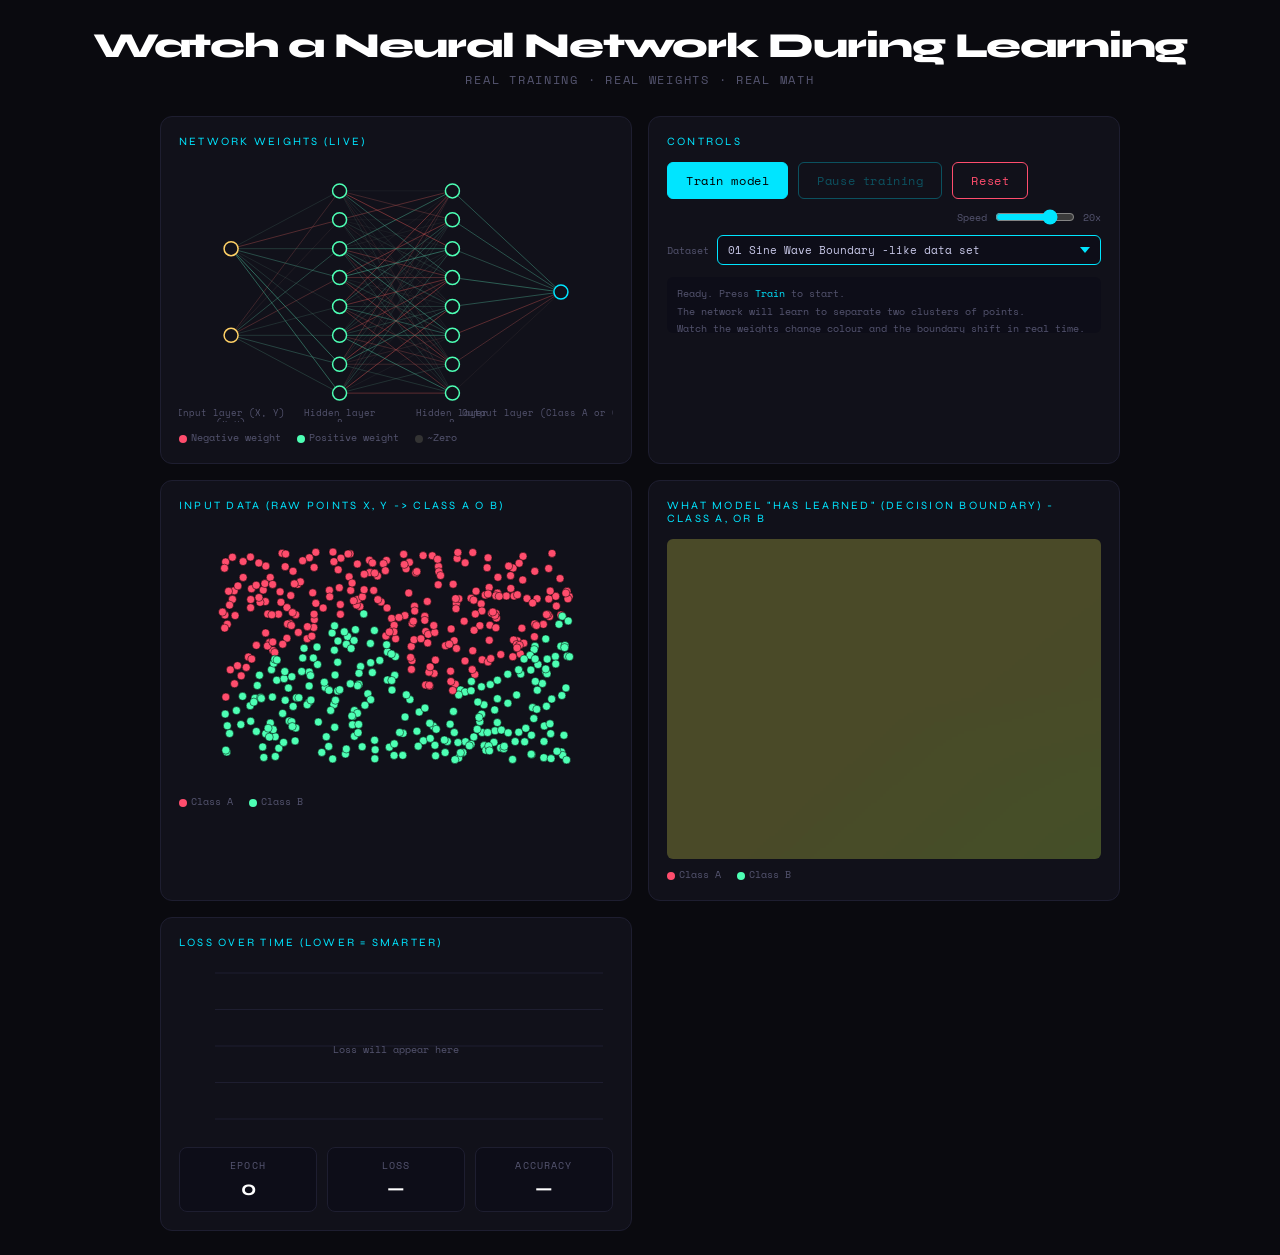
<file: static/index.html>
<!DOCTYPE html>
<html lang="en">
<head>
<meta charset="UTF-8">
<meta name="viewport" content="width=device-width, initial-scale=1.0">
<title>-Watch a Neural Network During Learning</title>
<style>
  @import url('https://fonts.googleapis.com/css2?family=Space+Mono:wght@400;700&family=Syne:wght@400;700;800&display=swap');

  :root {
    --bg: #0a0a0f;
    --panel: #11111a;
    --border: #1e1e30;
    --accent: #00e5ff;
    --hot: #ff4d6d;
    --cool: #4dffb4;
    --mid: #ffd166;
    --text: #c8c8e8;
    --dim: #555570;
  }

  * { margin: 0; padding: 0; box-sizing: border-box; }

  body {
    background: var(--bg);
    color: var(--text);
    font-family: 'Space Mono', monospace;
    min-height: 100vh;
    display: flex;
    flex-direction: column;
    align-items: center;
    padding: 24px 16px;
  }

  h1 {
    font-family: 'Syne', sans-serif;
    font-weight: 800;
    font-size: clamp(1.4rem, 4vw, 2.2rem);
    color: #fff;
    letter-spacing: -0.03em;
    margin-bottom: 4px;
  }

  .subtitle {
    font-size: 0.72rem;
    color: var(--dim);
    letter-spacing: 0.15em;
    margin-bottom: 28px;
    text-transform: uppercase;
  }

  .layout {
    display: grid;
    grid-template-columns: 1fr 1fr;
    gap: 16px;
    width: 100%;
    max-width: 960px;
  }

  @media (max-width: 680px) {
    .layout { grid-template-columns: 1fr; }
  }

  .panel {
    background: var(--panel);
    border: 1px solid var(--border);
    border-radius: 12px;
    padding: 18px;
  }

  .panel-title {
    font-family: 'Syne', sans-serif;
    font-size: 0.7rem;
    letter-spacing: 0.2em;
    text-transform: uppercase;
    color: var(--accent);
    margin-bottom: 14px;
  }

  /* Network canvas */
  #netCanvas {
    width: 100%;
    height: 260px;
    display: block;
  }

  /* Network canvas */
  #inputCanvas {
    width: 100%;
    height: 260px;
    display: block;
  }

  /* Decision boundary */
  #boundaryCanvas {
    width: 100%;
    height: 320px;
    display: block;
    border-radius: 6px;
  }

  /* Loss chart */
  #lossCanvas {
    width: 100%;
    height: 180px;
    display: block;
  }

  /* Stats row */
  .stats {
    display: grid;
    grid-template-columns: repeat(3, 1fr);
    gap: 10px;
    margin-top: 4px;
  }

  .stat {
    background: #0d0d18;
    border: 1px solid var(--border);
    border-radius: 8px;
    padding: 10px;
    text-align: center;
  }

  .stat-label {
    font-size: 0.6rem;
    color: var(--dim);
    text-transform: uppercase;
    letter-spacing: 0.12em;
    margin-bottom: 4px;
  }

  .stat-value {
    font-family: 'Syne', sans-serif;
    font-size: 1.3rem;
    font-weight: 700;
    color: #fff;
  }

  /* Controls */
  .controls {
    display: flex;
    gap: 10px;
    flex-wrap: wrap;
    align-items: center;
    margin-top: 14px;
  }

  button {
    font-family: 'Space Mono', monospace;
    font-size: 0.72rem;
    padding: 9px 18px;
    border-radius: 6px;
    border: 1px solid var(--accent);
    background: transparent;
    color: var(--accent);
    cursor: pointer;
    transition: all 0.15s;
    letter-spacing: 0.05em;
  }

  button:hover { background: var(--accent); color: #000; }
  button:disabled { opacity: 0.3; cursor: default; }
  button.primary { background: var(--accent); color: #000; border-color: var(--accent); }
  button.primary:hover { background: #00c4dd; }
  button.danger { border-color: var(--hot); color: var(--hot); }
  button.danger:hover { background: var(--hot); color: #fff; }

  .speed-wrap {
    display: flex;
    align-items: center;
    gap: 8px;
    font-size: 0.65rem;
    color: var(--dim);
    margin-left: auto;
  }

  .dataset-wrap {
    display: flex;
    align-items: center;
    gap: 8px;
    font-size: 0.65rem;
    color: var(--dim);
    width: 100%;
    margin-top: 10px;
  }

  select#datasetSelect {
    font-family: 'Space Mono', monospace;
    font-size: 0.68rem;
    background: #0d0d18;
    color: var(--text);
    border: 1px solid var(--accent);
    border-radius: 6px;
    padding: 6px 10px;
    cursor: pointer;
    flex: 1;
    appearance: none;
    -webkit-appearance: none;
    background-image: url("data:image/svg+xml,%3Csvg xmlns='http://www.w3.org/2000/svg' width='10' height='6'%3E%3Cpath d='M0 0l5 6 5-6z' fill='%2300e5ff'/%3E%3C/svg%3E");
    background-repeat: no-repeat;
    background-position: right 10px center;
    padding-right: 28px;
  }

  select#datasetSelect:focus { outline: none; border-color: var(--cool); }

  input[type=range] {
    accent-color: var(--accent);
    width: 80px;
  }

  /* Log */
  .log {
    font-size: 0.65rem;
    color: var(--dim);
    height: 56px;
    overflow-y: auto;
    background: #0d0d18;
    border-radius: 6px;
    padding: 8px 10px;
    margin-top: 12px;
    line-height: 1.7;
  }

  .log span { color: var(--accent); }

  /* Legend */
  .legend {
    display: flex;
    gap: 16px;
    font-size: 0.62rem;
    color: var(--dim);
    margin-top: 8px;
  }

  .dot {
    display: inline-block;
    width: 8px; height: 8px;
    border-radius: 50%;
    margin-right: 4px;
    vertical-align: middle;
  }
</style>
</head>
<body>

<h1>Watch a Neural Network During Learning</h1>
<p class="subtitle">Real training · Real weights · Real math</p>

<div class="layout">

  <!-- Network diagram -->
  <div class="panel">
    <div class="panel-title">Network Weights (live)</div>
    <canvas id="netCanvas"></canvas>
    <div class="legend">
      <span><span class="dot" style="background:#ff4d6d"></span>Negative weight</span>
      <span><span class="dot" style="background:#4dffb4"></span>Positive weight</span>
      <span><span class="dot" style="background:#333"></span>~Zero</span>
    </div>
  </div>

  <!-- Controls + log -->
  <div class="panel">
    <div class="panel-title">Controls</div>
    <div class="controls">
      <button class="primary" id="btnStart">Train model</button>
      <button id="btnPause" disabled>Pause training</button>
      <button class="danger" id="btnReset">Reset</button>
      <div class="speed-wrap">
        Speed
        <input type="range" id="speedSlider" min="1" max="20" value="15">
        <span id="speedLabel">20x</span>
      </div>
    </div>
    <div class="dataset-wrap">
      <span>Dataset</span>
      <select id="datasetSelect">
<option>01 Sine Wave Boundary -like data set</option>
<option>02 Galaxy -like data set</option>
<option>03 Target -like data set</option>
<option>04 Gauss -like data set</option>
<option>05 Diamond -like data set</option>
<option>06 X shape -like data set</option>
<option>07 Random Gauss -like data set</option>
<option>08 Noise XOR -like data set</option>
<option>09 Heart shape -like data set</option>
<option>10 Yin/Yang shape -like data set</option>
<option>11 Checker board XOR shape -like data set</option>
<option>12 Donut shape -like data set</option>
<option>13 Pacman shape -like data set</option>
<option>14 Darts shape -like data set</option>
<option>15 Circles interleaved -like data set</option>
<option>16 Sunflower/Fibonacci -like data set</option>
<option>17 Eclipses -like data set</option>
<option>18 Clock -like data set</option>
<option>19 Target circle -like data set</option>
      </select>
    </div>
    <div class="log" id="log">
      Ready. Press <span>Train</span> to start.<br>
      The network will learn to separate two clusters of points.<br>
      Watch the weights change colour and the boundary shift in real time.
    </div>
  </div>


  <div class="panel">
    <div class="panel-title">Input Data (raw points X, Y -> class A o B)</div>
    <canvas id="inputCanvas"></canvas>
    <div class="legend">
      <span><span class="dot" style="background:#ff4d6d"></span>Class A</span>
      <span><span class="dot" style="background:#4dffb4"></span>Class B</span>
    </div>
  </div>

  <!-- Decision boundary -->
  <div class="panel">
    <div class="panel-title">What model "has learned" (decision boundary) - Class A, or B</div>
    <canvas id="boundaryCanvas"></canvas>
    <div class="legend">
      <span><span class="dot" style="background:#ff4d6d"></span>Class A</span>
      <span><span class="dot" style="background:#4dffb4"></span>Class B</span>
    </div>
  </div>

  <!-- Loss chart -->
  <div class="panel">
    <div class="panel-title">Loss Over Time (lower = smarter)</div>
    <canvas id="lossCanvas"></canvas>
    <div class="stats">
      <div class="stat">
        <div class="stat-label">Epoch</div>
        <div class="stat-value" id="epochVal">0</div>
      </div>
      <div class="stat">
        <div class="stat-label">Loss</div>
        <div class="stat-value" id="lossVal">—</div>
      </div>
      <div class="stat">
        <div class="stat-label">Accuracy</div>
        <div class="stat-value" id="accVal">—</div>
      </div>
    </div>
  </div>


</div>

<script>

let dataSetName = "n/a";
let MAX_INPUT_DATA_PINTS = 500;

//=== data set functions

function makeInputDataS(n){ // 1 Sine Wave Boundary
  X = [], Y = [];
  for (let i = 0; i < n; i++) {
    const x = (Math.random() - 0.5) * 8;
    const y = (Math.random() - 0.5) * 8;
    // boundary: y = 1.5 * sin(x * 1.2) + 0.5*sin(x*2.5)
    const boundary = 1.5 * Math.sin(x * 1.2) + 0.5 * Math.sin(x * 2.5);
    const label = y > boundary ? 1 : 0;
    X.push([x, y]);
    Y.push(label);
  }

  return { X, Y }
}

function makeInputDataGL(n) { // 2 Galaxy
  X = [], Y = [];
  while (X.length < n) {
    const arm = Math.floor(Math.random() * 4);
    const t = Math.random() * 3;
    const angle = arm * Math.PI / 2 + t * 0.8;
    const r = t + (Math.random() - 0.5) * 0.4;
    X.push([r * Math.cos(angle), r * Math.sin(angle)]);
    Y.push(arm % 2); // alternate arms = alternate classes
  }
  return { X, Y };
}

function makeInputDataT(n) { // 3 Target
  X = [], Y = [];
  for (let i = 0; i < n; i++) {
    const angle = Math.random() * 2 * Math.PI;
    const r = Math.random() * 5;
    X.push([r * Math.cos(angle), r * Math.sin(angle)]);
    Y.push(Math.floor(r / 1.7) % 2);
  }
  return { X, Y };
}

function makeInputDataG(n) { // 4 Gauss
  X = [], Y = [];
  const gauss = () => (Math.random()+Math.random()+Math.random()-1.5);
  for (let i = 0; i < n / 2; i++) {
    X.push([gauss() + 2, gauss()]);  Y.push(0);
    X.push([gauss() - 2, gauss()]);  Y.push(1);
  }
  return { X, Y };
}

function makeInputDataD(n) { // 5 Diamond
  X = [], Y = [];
  for (let i = 0; i < n; i++) {
    const x = (Math.random() - 0.5) * 8;
    const y = (Math.random() - 0.5) * 8;
    // inside a diamond: |x| + |y| < 2.5
    Y.push(Math.abs(x) + Math.abs(y) < 2.5 ? 0 : 1);
    X.push([x, y]);
  }
  return { X, Y };
}

function makeInputDataX(n) { // 6 X shape
  X = [], Y = [];
  for (let i = 0; i < n; i++) {
    const x = (Math.random() - 0.5) * 8;
    const y = (Math.random() - 0.5) * 8;
    const onX = Math.abs(Math.abs(x) - Math.abs(y)) < 0.8;
    Y.push(onX ? 0 : 1);
    X.push([x, y]);
  }
  return { X, Y };
}

function makeInputDataRG(n) { // 7 Random Gauss
  X = [], Y = [];
  const centers = [[-3,2],[3,2],[0,-3],[-2,-2],[2,-1]];
  const labels  = [0, 1, 0, 1, 0];
  const gauss = () => (Math.random()+Math.random()-0.5)*1.2;
  for (let i = 0; i < n; i++) {
    const c = Math.floor(Math.random() * centers.length);
    X.push([centers[c][0] + gauss(), centers[c][1] + gauss()]);
    Y.push(labels[c]);
  }
  return { X, Y };
}

function makeInputDataN(n) { // 8 Noise XOR
  X = [], Y = [];
  const gauss = () => (Math.random()+Math.random()-0.5)*1.5;
  for (let i = 0; i < n / 4; i++) {
    X.push([ 2+gauss(),  2+gauss()]); Y.push(0);
    X.push([-2+gauss(), -2+gauss()]); Y.push(0);
    X.push([ 2+gauss(), -2+gauss()]); Y.push(1);
    X.push([-2+gauss(),  2+gauss()]); Y.push(1);
  }
  return { X, Y };
}

function makeInputDataH(n) { // 9 Heart shape
  X = [], Y = [];
  while (X.length < n) {
    const x = (Math.random() - 0.5) * 8;
    const y = (Math.random() - 0.5) * 8;
    // heart equation: (x²+y²-1)³ < x²y³
    const xs = x * 0.5, ys = y * 0.5 - 0.3;
    const inside = Math.pow(xs*xs + ys*ys - 1, 3) < xs*xs * ys*ys*ys;
    X.push([x, y]);
    Y.push(inside ? 0 : 1);
  }
  return { X, Y };
}

function makeInputDataYY(n) { // 10 Yin yang
  X = [], Y = [];
  while (X.length < n) {
    const x = (Math.random() - 0.5) * 8;
    const y = (Math.random() - 0.5) * 8;
    const r = Math.sqrt(x*x + y*y);
    if (r > 4) continue; // stay inside circle
    const angle = Math.atan2(y, x); // -PI to PI
    // Pinwheel: class determined by angle + radius twist
    const twist = angle + r * 0.9;
    const label = ((Math.floor(twist / Math.PI)) % 2 + 2) % 2;
    X.push([x, y]);
    Y.push(label);
  }
  return { X, Y };
}

function makeInputDataC(n) { // 11 Checker bord XOR
  X = [], Y = [];
  for (let i = 0; i < n; i++) {
    const x = (Math.random() - 0.5) * 8;
    const y = (Math.random() - 0.5) * 8;
    const col = Math.floor((x + 4) / 2);
    const row = Math.floor((y + 4) / 2);
    const label = (col + row) % 2;
    X.push([x, y]);
    Y.push(label);
  }
  return { X, Y };
}

function makeInputDataDO(n) { // 12 Donut shape
  X = [], Y = [];
  while (X.length < n) {
    const angle = Math.random() * 2 * Math.PI;
    const r = Math.random() * 6;
    const band = Math.floor(r / 1.5);
    if (band > 3) continue;
    X.push([r * Math.cos(angle), r * Math.sin(angle)]);
    Y.push(band % 2);
  }
  return { X, Y };
}

function makeInputDataP(n) { // 13 Pacman
  X = [], Y = [];
  while (X.length < n) {
    const x = (Math.random() - 0.5) * 8, y = (Math.random() - 0.5) * 8;
    const r = Math.sqrt(x*x + y*y);
    const angle = Math.atan2(y, x);
    const mouth = Math.abs(angle) < 0.5;
    const insidePacman = r < 3.5 && !mouth;
    X.push([x, y]); Y.push(insidePacman ? 0 : 1);
  }
  return { X, Y };
}

function makeInputDataDT(n) { // 14 Darts
  X = [], Y = [];
  while (X.length < n) {
    const x = (Math.random() - 0.5) * 8, y = (Math.random() - 0.5) * 8;
    const r = Math.sqrt(x*x + y*y);
    if (r > 4) continue;
    const slice = Math.floor((Math.atan2(y, x) + Math.PI) / (Math.PI / 4));
    const ring  = Math.floor(r / 1.3);
    X.push([x, y]); Y.push((slice + ring) % 2);
  }
  return { X, Y };
}

function makeInputDataCI(n) { // 15 Circles interleaved
  X = [], Y = [];
  for (let i = 0; i < n; i++) {
    const x = (Math.random() - 0.5) * 10, y = (Math.random() - 0.5) * 10;
    const inA = (x+1.5)**2 + y**2 < 9;
    const inB = (x-1.5)**2 + y**2 < 9;
    if (!inA && !inB) { i--; continue; }
    X.push([x, y]);
    Y.push(inA && !inB ? 0 : inB && !inA ? 1 : Math.random() > 0.5 ? 0 : 1);
  }
  return { X, Y };
}

function makeInputDataSF(n) { // 16 Sunflower / Fibonacci
  X = [], Y = [];
  const golden = Math.PI * (3 - Math.sqrt(5));
  for (let i = 0; i < n; i++) {
    const r = Math.sqrt(i / n) * 5;
    const theta = i * golden;
    X.push([r * Math.cos(theta), r * Math.sin(theta)]);
    Y.push(i % 2);
  }
  return { X, Y };
}

function makeInputDataE(n) { // 17 Eclipses
  X = [], Y = [];
  for (let i = 0; i < n; i++) {
    const x = (Math.random() - 0.5) * 10, y = (Math.random() - 0.5) * 10;
    const ax = x * 0.7 + y * 0.7, ay = -x * 0.7 + y * 0.7;
    const inA = (ax/3.5)**2 + (ay/1.5)**2 < 1;
    const bx = x * 0.7 - y * 0.7, by = x * 0.7 + y * 0.7;
    const inB = (bx/3.5)**2 + (by/1.5)**2 < 1;
    if (!inA && !inB) { i--; continue; }
    X.push([x, y]); Y.push(inA ? 0 : 1);
  }
  return { X, Y };
}

function makeInputDataCL(n) { // Clock
  X = [], Y = [];
  const g = () => (Math.random() + Math.random() - 1) * 0.35;
  for (let i = 0; i < n; i++) {
    const hour = Math.floor(Math.random() * 12);
    const angle = (hour / 12) * 2 * Math.PI;
    X.push([3 * Math.cos(angle) + g(), 3 * Math.sin(angle) + g()]);
    Y.push(hour % 2);
  }
  return { X, Y };
}

function makeInputDataTC(n) { // Target cirlces
  X = [], Y = [];
  while (X.length < n) {
    const x = (Math.random() - 0.5) * 8, y = (Math.random() - 0.5) * 8;
    const r = Math.sqrt(x*x + y*y);
    if (r > 4) continue;
    const onCross = Math.abs(x) < 0.5 || Math.abs(y) < 0.5;
    const ring = Math.floor(r / 1.3) % 2;
    X.push([x, y]); Y.push(onCross ? 0 : ring);
  }
  return { X, Y };
}

function makeInputData(n = MAX_INPUT_DATA_PINTS) {
   let X = [], Y = [];


  // Target, Gauss,   Diamond, X Shape, Random Gauss, Noise XOR, Heart Shape<
  switch (dataSetName){
    case "01 Sine Wave Boundary -like data set":        ({X, Y} = makeInputDataS(n));        break;
    case "02 Galaxy -like data set":                    ({X, Y} = makeInputDataGL(n));       break;
    case "03 Target -like data set":                    ({X, Y} = makeInputDataT(n));        break;
    case "04 Gauss -like data set":                     ({X, Y} = makeInputDataG(n));        break;
    case "05 Diamond -like data set":                   ({X, Y} = makeInputDataD(n));        break;
    case "06 X shape -like data set":                   ({X, Y} = makeInputDataX(n));        break;
    case "07 Random Gauss -like data set":              ({X, Y} = makeInputDataRG(n));       break;
    case "08 Noise XOR -like data set":                 ({X, Y} = makeInputDataN(n));        break;
    case "09 Heart shape -like data set":               ({X, Y} = makeInputDataH(n));        break;
    case "10 Yin/Yang shape -like data set":            ({X, Y} = makeInputDataYY(n));       break;
    case "11 Checker board XOR shape -like data set":   ({X, Y} = makeInputDataC(n));        break;
    case "12 Donut shape -like data set":               ({X, Y} = makeInputDataDO(n));       break;
    case "13 Pacman shape -like data set":              ({X, Y} = makeInputDataP(n));        break;
    case "14 Darts shape -like data set":               ({X, Y} = makeInputDataDT(n));       break;
    case "15 Circles interleaved -like data set":       ({X, Y} = makeInputDataCI(n));       break;
    case "16 Sunflower/Fibonacci -like data set":       ({X, Y} = makeInputDataSF(n));       break;
    case "17 Eclipses -like data set":                  ({X, Y} = makeInputDataE(n));        break;
    case "18 Clock -like data set":                     ({X, Y} = makeInputDataCL(n));       break;
    case "19 Target circle -like data set":             ({X, Y} = makeInputDataTC(n));       break;

    default:
        alert("no input data "+dataSetName);
  }
  return { X, Y };
}

// --- Tiny neural net: 2 ? 8 ? 8 ? 1 ----------------------------------------
function randW(r, c) {
  return Array.from({ length: r }, () =>
    Array.from({ length: c }, () => (Math.random() - 0.5) * 0.5));
}
function randB(n) { return Array(n).fill(0); }

let W1, b1, W2, b2, W3, b3;
function initWeights() {
  W1 = randW(8, 2); b1 = randB(8);
  W2 = randW(8, 8); b2 = randB(8);
  W3 = randW(1, 8); b3 = randB(1);
}

const relu = x => Math.max(0, x);
const reluD = x => x > 0 ? 1 : 0;
const sigmoid = x => 1 / (1 + Math.exp(-x));

function forward(x) {
  // Layer 1
  const z1 = W1.map((row, i) => row.reduce((s, w, j) => s + w * x[j], 0) + b1[i]);
  const a1 = z1.map(relu);
  // Layer 2
  const z2 = W2.map((row, i) => row.reduce((s, w, j) => s + w * a1[j], 0) + b2[i]);
  const a2 = z2.map(relu);
  // Output
  const z3 = [W3[0].reduce((s, w, j) => s + w * a2[j], 0) + b3[0]];
  const a3 = z3.map(sigmoid);
  return { z1, a1, z2, a2, z3, a3 };
}

function trainStep(X, Y, lr = 0.01) {
  let totalLoss = 0;
  // Accumulate gradients
  const dW1 = W1.map(r => r.map(() => 0));
  const db1 = b1.map(() => 0);
  const dW2 = W2.map(r => r.map(() => 0));
  const db2 = b2.map(() => 0);
  const dW3 = W3.map(r => r.map(() => 0));
  const db3 = b3.map(() => 0);

  for (let s = 0; s < X.length; s++) {
    const x = X[s], y = Y[s];
    const { z1, a1, z2, a2, a3 } = forward(x);
    const pred = a3[0];
    const eps = 1e-7;
    totalLoss += -(y * Math.log(pred + eps) + (1 - y) * Math.log(1 - pred + eps));

    // Output gradient
    const dz3 = [pred - y];

    // W3, b3
    for (let i = 0; i < W3.length; i++)
      for (let j = 0; j < W3[0].length; j++)
        dW3[i][j] += dz3[i] * a2[j];
    for (let i = 0; i < b3.length; i++) db3[i] += dz3[i];

    // Layer 2
    const da2 = a2.map((_, j) => W3[0][j] * dz3[0]);
    const dz2 = da2.map((d, i) => d * reluD(z2[i]));
    for (let i = 0; i < W2.length; i++)
      for (let j = 0; j < W2[0].length; j++)
        dW2[i][j] += dz2[i] * a1[j];
    for (let i = 0; i < b2.length; i++) db2[i] += dz2[i];

    // Layer 1
    const da1 = a1.map((_, j) => W2.reduce((s, row, i) => s + row[j] * dz2[i], 0));
    const dz1 = da1.map((d, i) => d * reluD(z1[i]));
    for (let i = 0; i < W1.length; i++)
      for (let j = 0; j < W1[0].length; j++)
        dW1[i][j] += dz1[i] * x[j];
    for (let i = 0; i < b1.length; i++) db1[i] += dz1[i];
  }

  const n = X.length;
  const update = (W, dW, b, db) => {
    W.forEach((row, i) => row.forEach((_, j) => { W[i][j] -= lr * dW[i][j] / n; }));
    b.forEach((_, i) => { b[i] -= lr * db[i] / n; });
  };
  update(W1, dW1, b1, db1);
  update(W2, dW2, b2, db2);
  update(W3, dW3, b3, db3);

  return totalLoss / n;
}

function accuracy(X, Y) {
  let correct = 0;
  for (let i = 0; i < X.length; i++) {
    const { a3 } = forward(X[i]);
    if (Math.round(a3[0]) === Y[i]) correct++;
  }
  return correct / X.length;
}

dataSetName = document.getElementById('datasetSelect').options[document.getElementById('datasetSelect').selectedIndex].text;;

//  State
let data = makeInputData();
initWeights();
let epoch = 0;
let lossHistory = [];
let running = false;
let rafId = null;

//  Canvases
const netC = document.getElementById('netCanvas');
const netCtx = netC.getContext('2d');

const inC = document.getElementById('inputCanvas');
const inCtx = inC.getContext('2d');

const bdC = document.getElementById('boundaryCanvas');
const bdCtx = bdC.getContext('2d');

const lossC = document.getElementById('lossCanvas');
const lossCtx = lossC.getContext('2d');

function dpr(c) {
  const ratio = window.devicePixelRatio || 1;
  const rect = c.getBoundingClientRect();
  c.width = rect.width * ratio;
  c.height = rect.height * ratio;
  c.getContext('2d').scale(ratio, ratio);
  return { w: rect.width, h: rect.height };
}

function resizeAll() {
  dpr(netC);
  dpr(inC);
  dpr(bdC);
  dpr(lossC);
  drawAll();
}

// --- Draw network -------------------------------------------------------------
function weightColor(w) {
  const v = Math.tanh(w * 2);
  if (v > 0) {
    const g = Math.round(255 * v), b = Math.round(255 * v * 0.7);
    return `rgba(77,${77 + g},${77 + b},${0.3 + 0.7 * Math.abs(v)})`;
  } else {
    const r = Math.round(255 * -v);
    return `rgba(${77 + r},77,77,${0.3 + 0.7 * Math.abs(v)})`;
  }
}

function drawNetwork() {
  const rect = netC.getBoundingClientRect();
  const W = rect.width, H = rect.height;
  const ctx = netCtx;
  ctx.clearRect(0, 0, W, H);

  const layers = [2, 8, 8, 1];
  const weights = [W1, W2, W3];
  const xs = [0.12, 0.37, 0.63, 0.88].map(r => r * W);
  const nodeR = 7;

  // Compute y positions
  const ys = layers.map((n, l) =>
    Array.from({ length: n }, (_, i) => (i + 1) * H / (n + 1))
  );

  // Draw connections
  for (let l = 0; l < weights.length; l++) {
    const Wmat = weights[l];
    for (let i = 0; i < Wmat.length; i++) {
      for (let j = 0; j < Wmat[0].length; j++) {
        const w = Wmat[i][j];
        ctx.beginPath();
        ctx.strokeStyle = weightColor(w);
        ctx.lineWidth = Math.min(2.5, 0.5 + Math.abs(w) * 1.5);
        ctx.moveTo(xs[l], ys[l][j]);
        ctx.lineTo(xs[l + 1], ys[l + 1][i]);
        ctx.stroke();
      }
    }
  }

  // Draw nodes
  layers.forEach((n, l) => {
    for (let i = 0; i < n; i++) {
      const x = xs[l], y = ys[l][i];
      ctx.beginPath();
      ctx.arc(x, y, nodeR, 0, Math.PI * 2);
      ctx.fillStyle = '#11111a';
      ctx.fill();
      ctx.strokeStyle = l === 0 ? '#ffd166' : l === layers.length - 1 ? '#00e5ff' : '#4dffb4';
      ctx.lineWidth = 1.5;
      ctx.stroke();
    }
  });

  // Labels
  ctx.fillStyle = '#555570';
  ctx.font = '9px Space Mono';
  ctx.textAlign = 'center';
  ['Input layer (X, Y)\n(x,y)', 'Hidden layer\n8', 'Hidden layer\n8', 'Output layer (Class A or Class B)'].forEach((t, i) => {
    ctx.fillText(t.split('\n')[0], xs[i], H - 6);
    if (t.split('\n')[1]) ctx.fillText(t.split('\n')[1], xs[i], H + 4);
  });
}

//  Draw input
function drawInput(minX, minY, maxX, maxY) {
 const rect = inC.getBoundingClientRect();
  const W = rect.width, H = rect.height;
  const ctx = inCtx;
  ctx.clearRect(0, 0, W, H);

  // Draw data points
  data.X.forEach(([px, py], i) => {
    const cx = ((px - minX) / (maxX - minX)) * W;
    const cy = ((py - minY) / (maxY - minY)) * H;
    ctx.beginPath();
    ctx.arc(cx, cy, 4, 0, Math.PI * 2);
    ctx.fillStyle = data.Y[i] === 0 ? '#ff4d6d' : '#4dffb4';
    ctx.fill();
    ctx.strokeStyle = 'rgba(0,0,0,0.5)';
    ctx.lineWidth = 1;
    ctx.stroke();
  });
}

// --- Draw decision boundary ---------------------------------------------------
function drawBoundary() {
  const rect = bdC.getBoundingClientRect();
  const W = rect.width, H = rect.height;
  const ctx = bdCtx;

  const res = 3; // pixel resolution
  const cols = Math.ceil(W / res);
  const rows = Math.ceil(H / res);
  const imgData = ctx.createImageData(cols * res, rows * res);

  const allX = data.X.map(p => p[0]);
  const allY = data.X.map(p => p[1]);
  const minX = Math.min(...allX) - 1, maxX = Math.max(...allX) + 1;
  const minY = Math.min(...allY) - 1, maxY = Math.max(...allY) + 1;

  for (let row = 0; row < rows; row++) {
    for (let col = 0; col < cols; col++) {
      const fx = minX + (col / cols) * (maxX - minX);
      const fy = minY + (row / rows) * (maxY - minY);
      const { a3 } = forward([fx, fy]);
      const p = a3[0];
      // Colour: red for class 0, green for class 1
      const r = Math.round(255 * (1 - p));
      const g = Math.round(255 * p);
      for (let dy = 0; dy < res; dy++) {
        for (let dx = 0; dx < res; dx++) {
          const idx = ((row * res + dy) * cols * res + (col * res + dx)) * 4;
          imgData.data[idx] = r * 0.5 + 10;
          imgData.data[idx + 1] = g * 0.5 + 10;
          imgData.data[idx + 2] = 40;
          imgData.data[idx + 3] = 255;
        }
      }
    }
  }
  ctx.putImageData(imgData, 0, 0);

  drawInput(minX, minY, maxX, maxY, W, H, ctx);

}

// --- Draw loss chart ----------------------------------------------------------
function drawLoss() {
  const rect = lossC.getBoundingClientRect();
  const W = rect.width, H = rect.height;
  const ctx = lossCtx;
  ctx.clearRect(0, 0, W, H);

  const pad = { l: 36, r: 10, t: 10, b: 24 };
  const iW = W - pad.l - pad.r;
  const iH = H - pad.t - pad.b;

  // Grid
  ctx.strokeStyle = '#1e1e30';
  ctx.lineWidth = 1;
  for (let i = 0; i <= 4; i++) {
    const y = pad.t + (i / 4) * iH;
    ctx.beginPath(); ctx.moveTo(pad.l, y); ctx.lineTo(W - pad.r, y); ctx.stroke();
  }

  if (lossHistory.length < 2) {
    ctx.fillStyle = '#555570';
    ctx.font = '10px Space Mono';
    ctx.textAlign = 'center';
    ctx.fillText('Loss will appear here', W / 2, H / 2);
    return;
  }

  const maxL = Math.max(...lossHistory);
  const minL = Math.min(...lossHistory);
  const range = maxL - minL || 1;

  // Y labels
  ctx.fillStyle = '#555570';
  ctx.font = '9px Space Mono';
  ctx.textAlign = 'right';
  for (let i = 0; i <= 4; i++) {
    const v = maxL - (i / 4) * range;
    ctx.fillText(v.toFixed(2), pad.l - 4, pad.t + (i / 4) * iH + 3);
  }

  // Loss line
  ctx.beginPath();
  lossHistory.forEach((l, i) => {
    const x = pad.l + (i / (lossHistory.length - 1)) * iW;
    const y = pad.t + ((maxL - l) / range) * iH;
    i === 0 ? ctx.moveTo(x, y) : ctx.lineTo(x, y);
  });
  ctx.strokeStyle = '#00e5ff';
  ctx.lineWidth = 2;
  ctx.stroke();

  // Fill under
  ctx.lineTo(pad.l + iW, pad.t + iH);
  ctx.lineTo(pad.l, pad.t + iH);
  ctx.closePath();
  const grad = ctx.createLinearGradient(0, pad.t, 0, pad.t + iH);
  grad.addColorStop(0, 'rgba(0,229,255,0.15)');
  grad.addColorStop(1, 'rgba(0,229,255,0)');
  ctx.fillStyle = grad;
  ctx.fill();
}

function drawAll() { drawNetwork(); drawBoundary(); drawLoss(); }

// --- Training loop ------------------------------------------------------------
let stepsPerFrame = 5;

function log(msg) {
  const el = document.getElementById('log');
  el.innerHTML += msg + '<br>';
  el.scrollTop = el.scrollHeight;
}

function step() {
  if (!running) return;
  const speed = parseInt(document.getElementById('speedSlider').value);
  for (let s = 0; s < speed; s++) {
    const loss = trainStep(data.X, data.Y, 0.05);
    epoch++;
    lossHistory.push(loss);
    if (lossHistory.length > 300) lossHistory.shift();
  }

  const loss = lossHistory[lossHistory.length - 1];
  const acc = accuracy(data.X, data.Y);

  document.getElementById('epochVal').textContent = epoch;
  document.getElementById('lossVal').textContent = loss.toFixed(3);
  document.getElementById('accVal').textContent = (acc * 100).toFixed(0) + '%';

  if (epoch % 50 === 0) {
    log(`Epoch <span>${epoch}</span> — loss: <span>${loss.toFixed(4)}</span> — acc: <span>${(acc*100).toFixed(0)}%</span>`);
  }

  drawAll();
  rafId = requestAnimationFrame(step);
}

function start(){
  running = true;
  document.getElementById('btnStart').disabled = true;
  document.getElementById('btnPause').disabled = false;
  log('Training started...');

  step();
}
function refresh(){
  running = false;
  cancelAnimationFrame(rafId);
  data = makeInputData();

  initWeights();
  epoch = 0;
  lossHistory = [];
  document.getElementById('epochVal').textContent = '0';
  document.getElementById('lossVal').textContent = '—';
  document.getElementById('accVal').textContent = '—';
  document.getElementById('btnStart').disabled = false;
  document.getElementById('btnPause').disabled = true;
  document.getElementById('btnPause').textContent = 'Pause training';
  document.getElementById('log').innerHTML = 'Network reset. Press <span>Train</span> to start fresh.';
  drawAll();
}

// --- Controls -----------------------------------------------------------------
document.getElementById('btnStart').addEventListener('click', () => {
  start();
});

document.getElementById('btnPause').addEventListener('click', () => {
  running = !running;
  document.getElementById('btnPause').textContent = running ? 'Pause training' : 'Resume training';
  if (running) step();
});

document.getElementById('btnReset').addEventListener('click', () => {
  refresh();
});

document.getElementById('datasetSelect').addEventListener('change', () => {
  dataSetName = document.getElementById('datasetSelect').options[document.getElementById('datasetSelect').selectedIndex].text;;
  refresh();
  start();

});

document.getElementById('speedSlider').addEventListener('input', function() {
  document.getElementById('speedLabel').textContent = this.value + 'x';
});

// --- Init ---------------------------------------------------------------------
window.addEventListener('resize', resizeAll);
setTimeout(resizeAll, 50);
</script>
</body>
</html>
</file>
